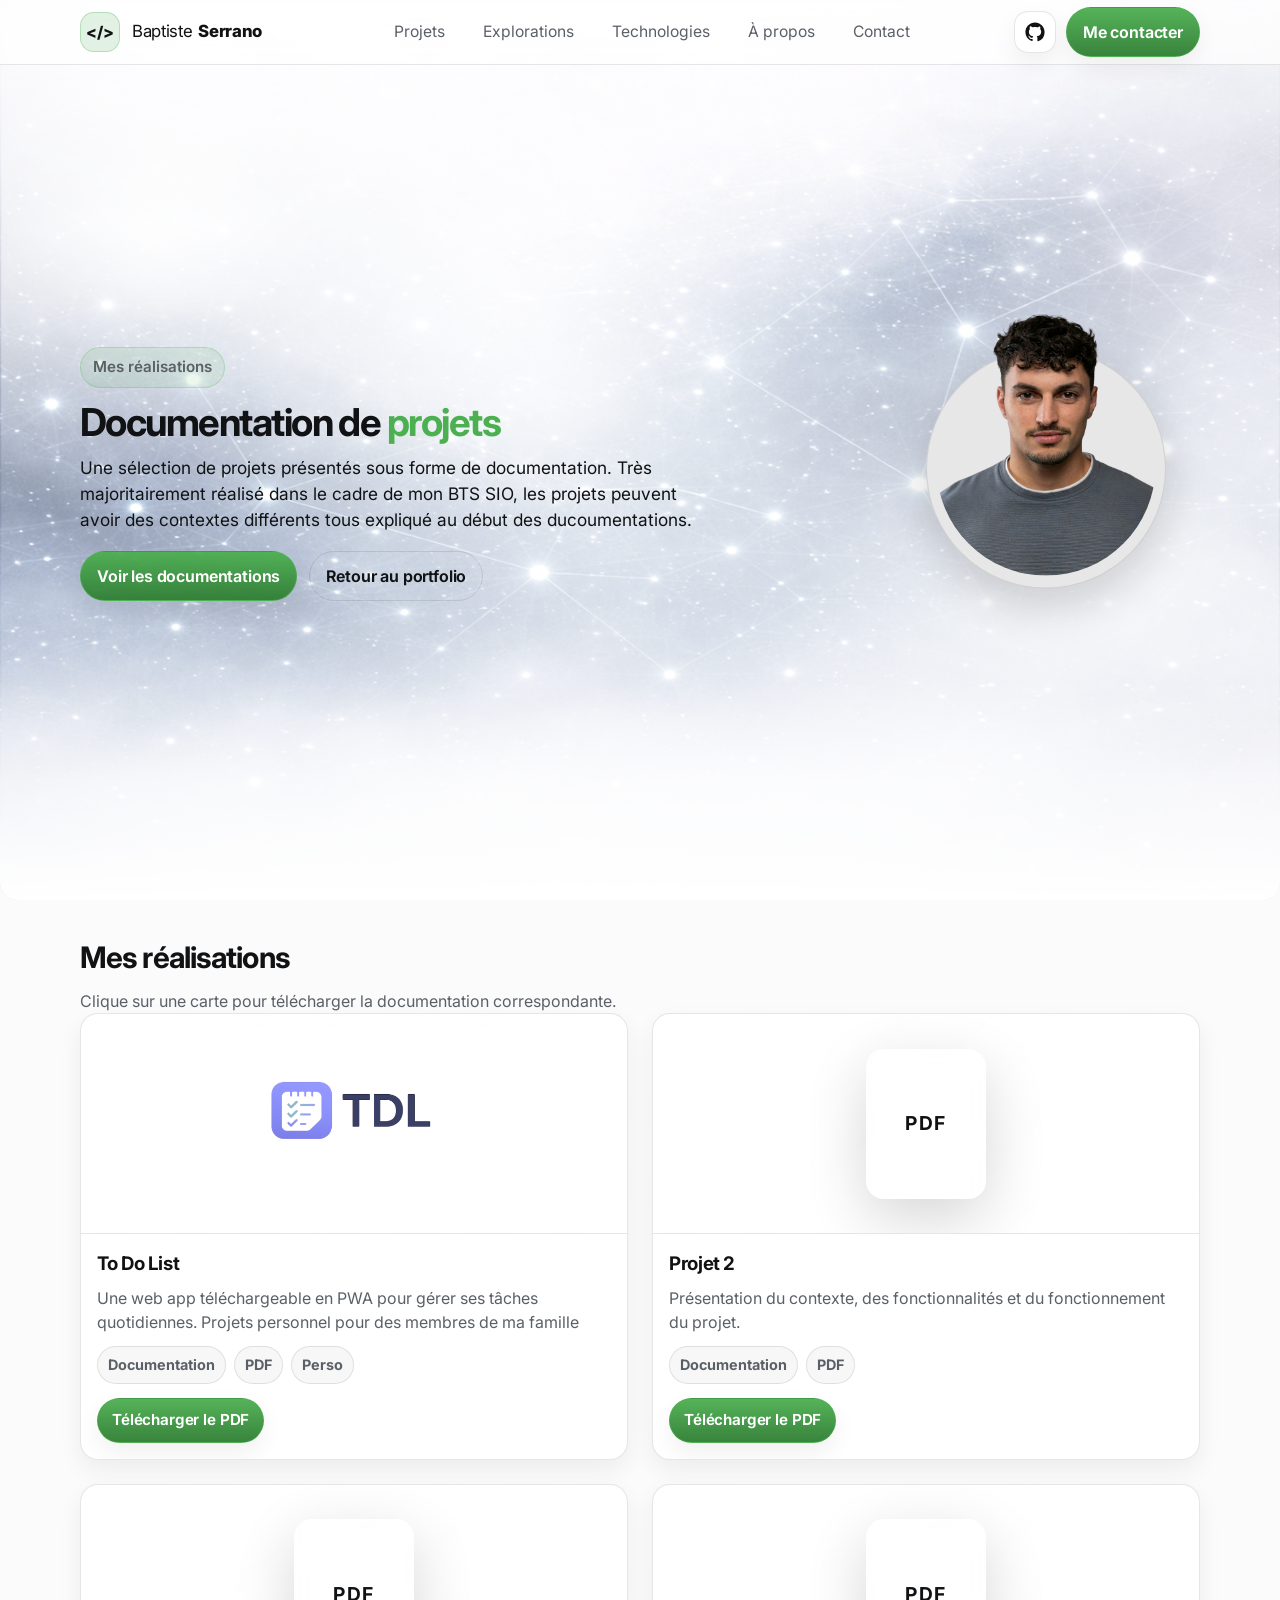
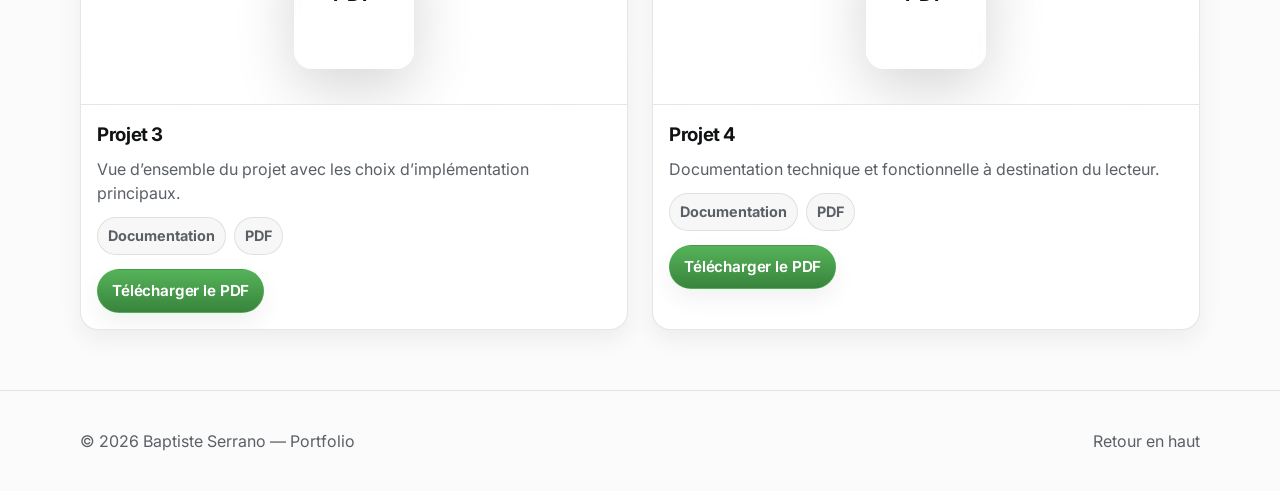
<file: real.html>
<!doctype html>
<html lang="fr">
  <head>
    <meta charset="UTF-8" />
    <meta name="viewport" content="width=device-width, initial-scale=1.0" />
    <meta
      name="description"
      content="Réalisations de Baptiste Serrano — documentation de projets à télécharger en PDF."
    />
    <title>Baptiste Serrano — Réalisations</title>

    <link rel="preconnect" href="https://fonts.googleapis.com" />
    <link rel="preconnect" href="https://fonts.gstatic.com" crossorigin />
    <link
      href="https://fonts.googleapis.com/css2?family=Inter:wght@400;500;600;700&display=swap"
      rel="stylesheet"
    />

    <link rel="stylesheet" href="css/base.css" />
    <link rel="stylesheet" href="css/slide.css" />
    <link rel="stylesheet" href="css/responsive.css" />
    <link rel="shortcut icon" href="assets/img/logo.png" />
    <link rel="apple-touch-icon" href="assets/img/logo.png" />
    <style>
      .docs-grid {
        display: grid;
        grid-template-columns: repeat(2, minmax(0, 1fr));
        gap: 24px;
      }

      .doc-card {
        overflow: hidden;
      }

      .doc-card .card-media {
        height: 220px;
        display: flex;
        align-items: center;
        justify-content: center;
        background:
          radial-gradient(
            circle at top,
            rgba(255, 255, 255, 0.14),
            transparent 45%
          ),
          linear-gradient(
            135deg,
            rgba(255, 255, 255, 0.06),
            rgba(255, 255, 255, 0.02)
          );
      }

      .doc-card .card-media img {
        width: 100%;
        height: 100%;
        object-fit: cover;
        border-radius: calc(var(--radius) - 8px);
      }

      .pdf-visual {
        width: 120px;
        height: 150px;
        border-radius: 18px;
        border: 1px solid rgba(255, 255, 255, 0.12);
        display: flex;
        align-items: center;
        justify-content: center;
        font-size: 1.2rem;
        font-weight: 700;
        letter-spacing: 0.08em;
        box-shadow: 0 20px 60px rgba(0, 0, 0, 0.16);
        backdrop-filter: blur(8px);
      }

      .page-intro {
        max-width: 760px;
      }

      @media (max-width: 820px) {
        .docs-grid {
          grid-template-columns: 1fr;
        }
      }
    </style>
  </head>

  <body data-theme="light">
    <a class="skip-link" href="#contenu">Aller au contenu</a>

    <header class="site-header">
      <div class="container header-inner">
        <a class="brand" href="index.html#top" aria-label="Retour à l'accueil">
          <span class="brand-mark" aria-hidden="true">&lt;/&gt;</span>
          <span class="brand-text">
            <span class="brand-name">Baptiste</span>
            <span class="brand-name strong">Serrano</span>
          </span>
        </a>

        <nav class="nav" aria-label="Navigation principale">
          <a href="index.html#projets">Projets</a>
          <a href="index.html#explorations">Explorations</a>
          <a href="index.html#stack">Technologies</a>
          <a href="index.html#apropos">À propos</a>
          <a href="index.html#contact">Contact</a>
        </nav>

        <div class="header-actions">
          <a
            class="icon-btn"
            href="https://github.com/baba-chicharitos"
            target="_blank"
            rel="noopener noreferrer"
            aria-label="Voir mon GitHub"
          >
            <svg
              xmlns="http://www.w3.org/2000/svg"
              viewBox="0 0 24 24"
              width="20"
              height="20"
              fill="currentColor"
              aria-hidden="true"
            >
              <path
                d="M12 .5C5.65.5.5 5.65.5 12c0 5.08 3.29 9.39 7.86 10.91.58.11.79-.25.79-.56 0-.28-.01-1.02-.02-2-3.2.7-3.88-1.54-3.88-1.54-.52-1.34-1.28-1.69-1.28-1.69-1.05-.72.08-.71.08-.71 1.16.08 1.77 1.2 1.77 1.2 1.03 1.77 2.7 1.26 3.36.96.1-.75.4-1.26.73-1.55-2.55-.29-5.23-1.28-5.23-5.68 0-1.25.45-2.28 1.19-3.08-.12-.29-.52-1.47.11-3.06 0 0 .97-.31 3.19 1.18A11.1 11.1 0 0 1 12 6.1c.98 0 1.97.13 2.89.38 2.22-1.5 3.19-1.18 3.19-1.18.63 1.59.23 2.77.11 3.06.74.8 1.19 1.83 1.19 3.08 0 4.41-2.69 5.39-5.25 5.67.41.36.78 1.08.78 2.18 0 1.57-.01 2.84-.01 3.23 0 .31.21.68.8.56A11.51 11.51 0 0 0 23.5 12C23.5 5.65 18.35.5 12 .5Z"
              />
            </svg>
          </a>

          <a class="btn btn-primary" href="index.html#contact">Me contacter</a>
        </div>

        <button
          class="burger"
          type="button"
          aria-label="Ouvrir le menu"
          aria-expanded="false"
        >
          <span></span><span></span><span></span>
        </button>
      </div>

      <div class="mobile-nav container" aria-hidden="true">
        <a href="index.html#projets">Projets</a>
        <a href="index.html#explorations">Explorations</a>
        <a href="index.html#stack">Technologies</a>
        <a href="index.html#apropos">À propos</a>
        <a href="index.html#contact">Contact</a>
      </div>
    </header>

    <main id="contenu">
      <section class="hero" id="top">
        <div class="container hero-grid">
          <div class="hero-copy z-index-10 page-intro">
            <p class="eyebrow z-index-10">Mes réalisations</p>
            <h1>
              Documentation de <span class="accent z-index-10">projets</span>
            </h1>
            <p class="lead z-index-10">
              Une sélection de projets présentés sous forme de documentation.
              Très majoritairement réalisé dans le cadre de mon BTS SIO, les
              projets peuvent avoir des contextes différents tous expliqué au
              début des ducoumentations.
            </p>
            <div class="hero-cta z-index-10">
              <a class="btn btn-primary z-index-10" href="#docs"
                >Voir les documentations</a
              >
              <a class="btn btn-ghost z-index-10" href="index.html"
                >Retour au portfolio</a
              >
            </div>
          </div>

          <div class="hero-visual" aria-label="Portrait de Baptiste Serrano">
            <div class="hero-background-visual">
              <img src="assets/img/etoile.png" alt="fond étoilé" />
            </div>
            <div class="profile-card">
              <div class="profile-photo-wrap">
                <img
                  class="profile-photo"
                  src="assets/img/moi.png"
                  alt="Photo de Baptiste Serrano"
                  loading="lazy"
                />
              </div>
            </div>
          </div>
        </div>
      </section>

      <section class="section z-index-10" id="docs">
        <div class="container z-index-10">
          <header class="section-head z-index-10">
            <h2 class="z-index-10">Mes réalisations</h2>
            <p class="sub z-index-10">
              Clique sur une carte pour télécharger la documentation
              correspondante.
            </p>
          </header>

          <div class="docs-grid z-index-10">
            <article class="card project-card doc-card z-index-10">
              <div class="card-media z-index-10">
                <img src="assets/img/tdlLogo.png" alt="tdlLogo" />
              </div>
              <div class="card-body z-index-10">
                <h3>To Do List</h3>
                <p class="muted z-index-10">
                  Une web app téléchargeable en PWA pour gérer ses tâches
                  quotidiennes. Projets personnel pour des membres de ma famille
                </p>
                <div class="tags z-index-10">
                  <span class="tag z-index-10">Documentation</span>
                  <span class="tag z-index-10">PDF</span>
                  <span class="tag z-index-10">Perso</span>
                </div>
                <div class="card-actions z-index-10">
                  <a
                    class="btn btn-primary btn-sm"
                    href="doc/pdf/TDL.pdf"
                    download
                    >Télécharger le PDF</a
                  >
                </div>
              </div>
            </article>

            <article class="card project-card doc-card z-index-10">
              <div class="card-media z-index-10">
                <div class="pdf-visual">PDF</div>
              </div>
              <div class="card-body z-index-10">
                <h3>Projet 2</h3>
                <p class="muted z-index-10">
                  Présentation du contexte, des fonctionnalités et du
                  fonctionnement du projet.
                </p>
                <div class="tags z-index-10">
                  <span class="tag z-index-10">Documentation</span>
                  <span class="tag z-index-10">PDF</span>
                </div>
                <div class="card-actions z-index-10">
                  <a
                    class="btn btn-primary btn-sm"
                    href="docs/projet-2.pdf"
                    download
                    >Télécharger le PDF</a
                  >
                </div>
              </div>
            </article>

            <article class="card project-card doc-card z-index-10">
              <div class="card-media z-index-10">
                <div class="pdf-visual">PDF</div>
              </div>
              <div class="card-body z-index-10">
                <h3>Projet 3</h3>
                <p class="muted z-index-10">
                  Vue d’ensemble du projet avec les choix d’implémentation
                  principaux.
                </p>
                <div class="tags z-index-10">
                  <span class="tag z-index-10">Documentation</span>
                  <span class="tag z-index-10">PDF</span>
                </div>
                <div class="card-actions z-index-10">
                  <a
                    class="btn btn-primary btn-sm"
                    href="docs/projet-3.pdf"
                    download
                    >Télécharger le PDF</a
                  >
                </div>
              </div>
            </article>

            <article class="card project-card doc-card z-index-10">
              <div class="card-media z-index-10">
                <div class="pdf-visual">PDF</div>
              </div>
              <div class="card-body z-index-10">
                <h3>Projet 4</h3>
                <p class="muted z-index-10">
                  Documentation technique et fonctionnelle à destination du
                  lecteur.
                </p>
                <div class="tags z-index-10">
                  <span class="tag z-index-10">Documentation</span>
                  <span class="tag z-index-10">PDF</span>
                </div>
                <div class="card-actions z-index-10">
                  <a
                    class="btn btn-primary btn-sm"
                    href="docs/projet-4.pdf"
                    download
                    >Télécharger le PDF</a
                  >
                </div>
              </div>
            </article>
          </div>
        </div>
      </section>
    </main>

    <footer class="site-footer">
      <div class="container footer-inner">
        <p class="muted">
          © <span id="year">2025</span> Baptiste Serrano — Portfolio
        </p>
        <a class="muted" href="#top">Retour en haut</a>
      </div>
    </footer>

    <script>
      document.addEventListener("DOMContentLoaded", () => {
        const burger = document.querySelector(".burger");
        const mobileNav = document.querySelector(".mobile-nav");
        const year = document.getElementById("year");

        if (year) {
          year.textContent = new Date().getFullYear();
        }

        if (burger && mobileNav) {
          burger.addEventListener("click", () => {
            const expanded = burger.getAttribute("aria-expanded") === "true";
            burger.setAttribute("aria-expanded", String(!expanded));
            mobileNav.style.display = expanded ? "none" : "flex";
            mobileNav.setAttribute("aria-hidden", String(expanded));
          });
        }
      });
    </script>
  </body>
</html>
</file>
<file: css/base.css>
/* =========================
   Base + Theme tokens
   ========================= */

:root {
  --font:
    "Inter", system-ui, -apple-system, Segoe UI, Roboto, Arial, sans-serif;

  /* Accent (vert propre, proche de ton CV) */
  --accent: #4caf50;
  --accent-2: #2e7d32;

  /* Light defaults */
  --bg: #fbfbfc;
  --bg-soft: #f3f4f6;
  --text: #101214;
  --muted: #5b6067;

  --card: #ffffff;
  --border: rgba(16, 18, 20, 0.1);

  --shadow: 0 12px 30px rgba(16, 18, 20, 0.08);
  --shadow-soft: 0 10px 24px rgba(16, 18, 20, 0.06);

  --radius: 18px;
  --radius-sm: 14px;

  --container: 1120px;

  --focus: 0 0 0 4px rgba(76, 175, 80, 0.25);
}

body[data-theme="dark"] {
  --bg: #0b0d10;
  --bg-soft: #10141a;
  --text: #e8edf4;
  --muted: #a6afbb;

  --card: #0f141b;
  --border: rgba(232, 237, 244, 0.12);

  --shadow: 0 16px 40px rgba(0, 0, 0, 0.35);
  --shadow-soft: 0 12px 28px rgba(0, 0, 0, 0.25);

  --focus: 0 0 0 4px rgba(76, 175, 80, 0.25);
}

/* =========================
   Reset minimal
   ========================= */

*,
*::before,
*::after {
  box-sizing: border-box;
}

html {
  scroll-behavior: smooth;
}

body {
  margin: 0;
  font-family: var(--font);
  color: var(--text);
  background:
    radial-gradient(
      1200px 600px at 75% 10%,
      rgba(76, 175, 80, 0.1),
      transparent 55%
    ),
    radial-gradient(
      900px 500px at 15% 0%,
      rgba(76, 175, 80, 0.07),
      transparent 55%
    ),
    var(--bg);
  line-height: 1.5;
  overflow-x: hidden;
}

img {
  max-width: 100%;
  display: block;
}

a {
  color: inherit;
  text-decoration: none;
}

strong {
  font-weight: 650;
}

::selection {
  background: rgba(76, 175, 80, 0.25);
}

/* =========================
   Utilities
   ========================= */

.container {
  width: min(var(--container), calc(100% - 40px));
  margin-inline: auto;
}

.spc-top {
  margin-top: 24px;
}

.muted {
  color: var(--muted);
}

.tiny {
  font-size: 0.9rem;
}

.accent {
  color: var(--accent);
}

.divider {
  height: 1px;
  background: var(--border);
  margin: 18px 0;
}

.skip-link {
  position: absolute;
  left: -999px;
  top: 10px;
  background: var(--card);
  color: var(--text);
  padding: 10px 14px;
  border-radius: 12px;
  border: 1px solid var(--border);
  box-shadow: var(--shadow-soft);
}
.skip-link:focus {
  left: 12px;
  outline: none;
  box-shadow: var(--focus), var(--shadow-soft);
}

/* =========================
   Header
   ========================= */

.site-header {
  position: sticky;
  top: 0;
  z-index: 50;
  border-bottom: 1px solid var(--border);
  background: rgba(255, 255, 255, 0.7);
  backdrop-filter: blur(10px);
}

body[data-theme="dark"] .site-header {
  background: rgba(11, 13, 16, 0.7);
}

.header-inner {
  display: flex;
  align-items: center;
  justify-content: space-between;
  gap: 14px;
  padding: 14px 0;
  height: 5vw;
}

.brand {
  display: flex;
  align-items: center;
  gap: 12px;
  min-width: 210px;
}

.brand-mark {
  width: 40px;
  height: 40px;
  border-radius: 14px;
  display: grid;
  place-items: center;
  background: rgba(76, 175, 80, 0.16);
  border: 1px solid rgba(76, 175, 80, 0.3);
  font-weight: 800;
}

.brand-text {
  display: flex;
  gap: 6px;
  font-size: 1.05rem;
  letter-spacing: -0.02em;
}
.brand-name.strong {
  font-weight: 800;
}

.nav {
  display: flex;
  gap: 18px;
  align-items: center;
}

.nav a {
  font-size: 0.98rem;
  color: var(--muted);
  padding: 10px 10px;
  border-radius: 12px;
}
.nav a:hover {
  background: rgba(16, 18, 20, 0.05);
  color: var(--text);
}
body[data-theme="dark"] .nav a:hover {
  background: rgba(232, 237, 244, 0.06);
}

.header-actions {
  display: flex;
  align-items: center;
  gap: 10px;
}

.icon-btn {
  width: 42px;
  height: 42px;
  border-radius: 14px;
  border: 1px solid var(--border);
  background: var(--card);
  box-shadow: var(--shadow-soft);
  display: grid;
  place-items: center;
  cursor: pointer;
}
.icon-btn:focus {
  outline: none;
  box-shadow: var(--focus), var(--shadow-soft);
}

.burger {
  display: none;
  width: 44px;
  height: 44px;
  border: 1px solid var(--border);
  background: var(--card);
  border-radius: 14px;
  box-shadow: var(--shadow-soft);
  cursor: pointer;
}
.burger span {
  display: block;
  height: 2px;
  width: 18px;
  margin: 4px auto;
  background: var(--text);
  opacity: 0.9;
}

.mobile-nav {
  display: none;
  padding: 0 0 14px 0;
}
.mobile-nav a {
  display: block;
  padding: 12px 12px;
  border-radius: 12px;
  color: var(--muted);
}
.mobile-nav a:hover {
  background: rgba(16, 18, 20, 0.05);
  color: var(--text);
}

/* =========================
   Buttons
   ========================= */

.btn {
  display: inline-flex;
  align-items: center;
  justify-content: center;
  gap: 10px;
  padding: 12px 16px;
  border-radius: 999px;
  border: 1px solid var(--border);
  background: var(--card);
  font-weight: 650;
  letter-spacing: -0.01em;
  box-shadow: var(--shadow-soft);
  transition:
    transform 120ms ease,
    box-shadow 120ms ease,
    background 120ms ease;
}
.btn:hover {
  transform: translateY(-1px);
  box-shadow: var(--shadow);
}
.btn:active {
  transform: translateY(0);
}

.btn-primary {
  background: linear-gradient(
    180deg,
    rgba(76, 175, 80, 0.95),
    rgba(46, 125, 50, 0.95)
  );
  border: 1px solid rgba(76, 175, 80, 0.5);
  color: white;
}

.btn-ghost {
  background: transparent;
  box-shadow: none;
}

.btn-sm {
  padding: 10px 14px;
  font-size: 0.95rem;
}

/* =========================
   Hero
   ========================= */

.hero {
  padding: 54px 0 28px 0;
  height: 90vh;
  display: flex;

  justify-content: center;
}

.hero-grid {
  display: grid;
  grid-template-columns: 1.2fr 0.9fr;
  gap: 28px;
  align-items: center;
}

.eyebrow {
  display: inline-block;
  color: var(--muted);
  background: rgba(76, 175, 80, 0.1);
  border: 1px solid rgba(76, 175, 80, 0.25);
  padding: 8px 12px;
  border-radius: 999px;
  margin: 0 0 14px 0;
  font-weight: 600;
  font-size: 0.95rem;
}

.hero h1 {
  margin: 0 0 12px 0;
  font-size: clamp(2.2rem, 3vw, 3.2rem);
  letter-spacing: -0.04em;
  line-height: 1.08;
}

.lead {
  margin: 0 0 18px 0;
  font-size: 1.08rem;
  color: var(--text);
}

.hero-cta {
  display: flex;
  gap: 12px;
  flex-wrap: wrap;
  margin: 18px 0 18px 0;
}

.chips {
  list-style: none;
  padding: 0;
  margin: 0;
  display: flex;
  flex-wrap: wrap;
  gap: 10px;
}

.chip {
  padding: 10px 12px;
  border-radius: 999px;
  border: 1px solid var(--border);
  background: var(--card);
  color: var(--muted);
  box-shadow: var(--shadow-soft);
  font-weight: 600;
  font-size: 0.95rem;
}

/* Hero visual */
.hero-visual .visual-card {
  background: var(--card);
  border: 1px solid var(--border);
  border-radius: var(--radius);
  box-shadow: var(--shadow);
  padding: 14px;
}

.visual-top {
  display: flex;
  justify-content: space-between;
  align-items: center;
  gap: 10px;
  margin-bottom: 12px;
}

.visual-badge {
  font-weight: 700;
  font-size: 0.92rem;
  color: var(--muted);
}

.visual-pill {
  padding: 8px 10px;
  border-radius: 999px;
  border: 1px solid var(--border);
  color: var(--muted);
  font-weight: 650;
  font-size: 0.92rem;
}

.visual-canvas {
  position: relative;
  height: 280px;
  border-radius: calc(var(--radius) - 8px);
  overflow: hidden;
  background:
    radial-gradient(
      700px 320px at 30% 10%,
      rgba(76, 175, 80, 0.18),
      transparent 55%
    ),
    radial-gradient(
      600px 280px at 90% 80%,
      rgba(76, 175, 80, 0.12),
      transparent 60%
    ),
    var(--bg-soft);
  border: 1px solid var(--border);
}

.grid-glow {
  position: absolute;
  inset: 0;
  background-image:
    linear-gradient(
      to right,
      rgba(255, 255, 255, 0) 0%,
      rgba(255, 255, 255, 0) 100%
    ),
    linear-gradient(rgba(16, 18, 20, 0.06) 1px, transparent 1px),
    linear-gradient(90deg, rgba(16, 18, 20, 0.06) 1px, transparent 1px);
  background-size:
    100% 100%,
    34px 34px,
    34px 34px;
  opacity: 0.9;
  mix-blend-mode: multiply;
}
body[data-theme="dark"] .grid-glow {
  background-image:
    linear-gradient(
      to right,
      rgba(255, 255, 255, 0) 0%,
      rgba(255, 255, 255, 0) 100%
    ),
    linear-gradient(rgba(232, 237, 244, 0.08) 1px, transparent 1px),
    linear-gradient(90deg, rgba(232, 237, 244, 0.08) 1px, transparent 1px);
  mix-blend-mode: screen;
  opacity: 0.55;
}

.visual-caption {
  margin: 12px 2px 0 2px;
  color: var(--muted);
  font-size: 0.95rem;
}

/* =========================
   Sections + Cards
   ========================= */

.section {
  padding: 60px 0;
  z-index: 10;
}

.section-soft {
  background: rgba(16, 18, 20, 0.03);
  border-top: 1px solid var(--border);
  border-bottom: 1px solid var(--border);
}
body[data-theme="dark"] .section-soft {
  background: rgba(232, 237, 244, 0.04);
}

.section-head h2 {
  margin: 0;
  font-size: 1.85rem;
  letter-spacing: -0.03em;
}

.sub {
  margin: 10px 0 0 0;
  color: var(--muted);
  max-width: 72ch;
}

.grid {
  display: grid;
  gap: 16px;
  margin-top: 22px;
}

.cards-3 {
  grid-template-columns: repeat(3, 1fr);
}

.card {
  background: var(--card);
  border: 1px solid var(--border);
  border-radius: var(--radius);
  box-shadow: var(--shadow-soft);
  overflow: hidden;
}

.card-body {
  padding: 16px;
}

.card-media {
  padding: 14px;
  border-bottom: 1px solid var(--border);
  background: var(--bg-soft);
}

/* Uniformise la hauteur de la zone image des cards */
.project-card .card-media {
  height: 220px;
  display: flex;
  align-items: center;
  justify-content: center;
  overflow: hidden;
}

.project-card .card-media img {
  width: 100%;
  height: 100%;
  object-fit: cover;
  border-radius: calc(var(--radius) - 8px);
}

.media-placeholder {
  height: 138px;
  border-radius: calc(var(--radius) - 8px);
  border: 1px dashed rgba(16, 18, 20, 0.18);
  display: grid;
  place-items: center;
  color: var(--muted);
  font-weight: 700;
}
body[data-theme="dark"] .media-placeholder {
  border: 1px dashed rgba(232, 237, 244, 0.18);
}

.media-placeholder.subtle {
  background: rgba(76, 175, 80, 0.08);
  border: 1px dashed rgba(76, 175, 80, 0.25);
}

.tags {
  display: flex;
  flex-wrap: wrap;
  gap: 8px;
  margin: 12px 0 14px 0;
}

.tag {
  font-size: 0.9rem;
  font-weight: 700;
  color: var(--muted);
  border: 1px solid var(--border);
  background: rgba(16, 18, 20, 0.03);
  padding: 7px 10px;
  border-radius: 999px;
}
body[data-theme="dark"] .tag {
  background: rgba(232, 237, 244, 0.06);
}

.tag.ghost {
  border-color: rgba(76, 175, 80, 0.35);
  background: rgba(76, 175, 80, 0.1);
}

.card-actions {
  display: flex;
  gap: 10px;
  flex-wrap: wrap;
}

.project-card h3 {
  margin: 0 0 8px 0;
  letter-spacing: -0.02em;
}

.project-card p {
  margin: 0;
}

.teaser .btn {
  box-shadow: none;
}

/* Mini cards (explorations) */
.mini-card {
  padding: 16px;
}
.mini-head {
  display: flex;
  justify-content: space-between;
  align-items: center;
  gap: 12px;
  margin-bottom: 10px;
}
.mini-card h3 {
  margin: 0;
  font-size: 1.1rem;
  letter-spacing: -0.02em;
}
.pill {
  padding: 8px 10px;
  border-radius: 999px;
  border: 1px solid var(--border);
  color: var(--muted);
  font-weight: 750;
  font-size: 0.9rem;
  background: rgba(16, 18, 20, 0.02);
}
body[data-theme="dark"] .pill {
  background: rgba(232, 237, 244, 0.05);
}

/* =========================
   Stack + About + Contact
   ========================= */

.stack-grid {
  margin-top: 22px;
  display: grid;
  gap: 16px;
  grid-template-columns: repeat(3, 1fr);
}

.stack-card {
  padding: 16px;
}

.stack-card h3 {
  margin: 0 0 10px 0;
  letter-spacing: -0.02em;
}

.list {
  list-style: none;
  padding: 0;
  margin: 0;
  display: grid;
  gap: 10px;
}

.ok,
.learn {
  display: inline-grid;
  place-items: center;
  width: 22px;
  height: 22px;
  border-radius: 8px;
  margin-right: 8px;
  font-weight: 900;
}

.ok {
  background: rgba(76, 175, 80, 0.14);
  border: 1px solid rgba(76, 175, 80, 0.3);
}
.learn {
  background: rgba(16, 18, 20, 0.05);
  border: 1px solid var(--border);
}
body[data-theme="dark"] .learn {
  background: rgba(232, 237, 244, 0.06);
}

.about-grid {
  margin-top: 22px;
  display: grid;
  gap: 16px;
  grid-template-columns: 1fr 1fr;
}

.about-card {
  padding: 16px;
}

.about-badges {
  display: flex;
  gap: 10px;
  flex-wrap: wrap;
  margin-top: 14px;
}

.badge {
  padding: 10px 12px;
  border-radius: 999px;
  border: 1px solid rgba(76, 175, 80, 0.3);
  background: rgba(76, 175, 80, 0.1);
  color: var(--muted);
  font-weight: 750;
}

.contact-grid {
  margin-top: 22px;
  display: grid;
  gap: 16px;
  grid-template-columns: 1.2fr 0.8fr;
}

.form {
  padding: 16px;
}

.field {
  display: grid;
  gap: 8px;
  margin-bottom: 12px;
}

label {
  font-weight: 750;
  color: var(--text);
  letter-spacing: -0.01em;
}

input,
select,
textarea {
  width: 100%;
  padding: 12px 12px;
  border-radius: 14px;
  border: 1px solid var(--border);
  background: var(--bg);
  color: var(--text);
  font-family: var(--font);
  box-shadow: inset 0 1px 0 rgba(16, 18, 20, 0.03);
}

input:focus,
select:focus,
textarea:focus {
  outline: none;
  box-shadow: var(--focus);
  border-color: rgba(76, 175, 80, 0.55);
}

.contact-side {
  padding: 16px;
}

.contact-list {
  list-style: none;
  padding: 0;
  margin: 12px 0 0 0;
  display: grid;
  gap: 10px;
}

.contact-list .k {
  display: inline-block;
  min-width: 70px;
  color: var(--muted);
  font-weight: 750;
}

.contact-list a {
  color: var(--text);
  text-decoration: underline;
  text-decoration-color: rgba(76, 175, 80, 0.45);
  text-underline-offset: 4px;
}

/* =========================
   Footer
   ========================= */

.site-footer {
  border-top: 1px solid var(--border);
  padding: 22px 0;
}

.footer-inner {
  display: flex;
  align-items: center;
  justify-content: space-between;
  gap: 14px;
}

/* =========================
   Hero portrait (fond étoilé + photo ronde)
   ========================= */

.profile-card {
  position: relative;
  height: 340px;
  min-height: 340px;

  /* IMPORTANT : plus de cadre */
  background: transparent;
  border: none;
  box-shadow: none;

  /* on garde overflow visible pour laisser respirer */
  overflow: visible;

  /* Pour passer au-dessus du fond étoilé */
  z-index: 1;
}

/* Cercle */
.profile-photo-wrap {
  position: absolute;
  right: 34px;
  top: 50%;
  transform: translateY(-56%);
  z-index: 1;

  width: 240px;
  height: 240px;
  border-radius: 999px;

  padding: 8px;
  background: rgb(231, 231, 231);
  border: 1px solid rgba(16, 18, 20, 0.1);
  box-shadow: 0 18px 44px rgba(16, 18, 20, 0.18);
}

/* Image : on la remonte pour que la tête "dépasse" */
.profile-photo {
  position: absolute;
  left: 50%;
  top: -45%;
  transform: translateX(-50%);
  width: 92%;
  height: 140%;

  border-radius: 999px; /* pas obligatoire mais ok */
  object-fit: cover;
  display: block;
}

/* Petit texte optionnel */
.profile-caption {
  position: absolute;
  left: 18px;
  right: 18px;
  bottom: 16px;
  z-index: 1;

  margin: 0;
  color: var(--muted);
  font-size: 0.95rem;
}

.hero-background-visual {
  position: absolute;
  width: 100vw;
  height: 100vh;
  top: 0;
  left: 0;
  z-index: 0;
  pointer-events: none;
  display: inline-block;
  overflow: hidden;
  border-radius: 18px;
}

.hero-background-visual img {
  position: relative;
  width: 100%;
  height: 100%;
  top: 0;
  left: 0;
  display: block;
  z-index: 0;
}

.hero-background-visual::after {
  content: "";
  position: absolute;
  inset: 0;
  pointer-events: none;

  background:
    radial-gradient(
      820px 460px at 12% 26%,
      rgba(255, 255, 255, 0.92),
      transparent 62%
    ),
    radial-gradient(
      620px 380px at 42% 44%,
      rgba(255, 255, 255, 0.72),
      transparent 60%
    ),
    radial-gradient(
      760px 520px at 84% 62%,
      rgba(255, 255, 255, 0.86),
      transparent 64%
    ),
    radial-gradient(
      980px 560px at 40% 86%,
      rgba(255, 255, 255, 0.55),
      transparent 72%
    ),
    linear-gradient(180deg, rgba(255, 255, 255, 0.4), rgba(255, 255, 255, 0.15));

  filter: blur(0.8px);
  mix-blend-mode: screen; /* optionnel: rend l'effet plus "fusionné" */
  opacity: 1;
}

.hero-background-visual::before {
  content: "";
  position: absolute;
  left: 0;
  right: 0;
  bottom: 0;

  height: 220px; /* ajuste si besoin */
  pointer-events: none;

  background: linear-gradient(
    to bottom,
    rgba(255, 255, 255, 0) 0%,
    rgba(255, 255, 255, 0.65) 45%,
    rgba(255, 255, 255, 1) 100%
  );

  z-index: 2;
}

.z-index-10 {
  z-index: 10;
}

.hourglass-viewer {
  width: 100%;
  aspect-ratio: 16 / 9;
  border-radius: 16px;
  overflow: hidden;
  background: #f2f3f5;
  border: 1px solid rgba(16, 18, 20, 0.08);
}

.toast {
  position: fixed;
  top: 24px;
  right: 24px;
  z-index: 9999;
  opacity: 0;
  transform: translateY(-20px) scale(0.98);
  pointer-events: none;
  transition:
    opacity 0.35s ease,
    transform 0.35s ease;
}

.toast.show {
  opacity: 1;
  transform: translateY(0) scale(1);
  pointer-events: auto;
}

.toast-content {
  display: flex;
  align-items: flex-start;
  gap: 14px;
  min-width: 320px;
  max-width: 420px;
  padding: 16px 18px;
  border-radius: 18px;
  background: rgba(18, 18, 18, 0.92);
  color: #fff;
  box-shadow: 0 16px 40px rgba(0, 0, 0, 0.28);
  backdrop-filter: blur(10px);
  border: 1px solid rgba(255, 255, 255, 0.08);
}

.toast-icon {
  display: flex;
  align-items: center;
  justify-content: center;
  min-width: 36px;
  width: 36px;
  height: 36px;
  border-radius: 999px;
  font-weight: 700;
  background: linear-gradient(135deg, #22c55e, #16a34a);
  color: white;
}

.toast-text strong {
  display: block;
  margin-bottom: 4px;
  font-size: 0.98rem;
}

.toast-text p {
  margin: 0;
  font-size: 0.92rem;
  line-height: 1.45;
  color: rgba(255, 255, 255, 0.82);
}

.toast-close {
  margin-left: auto;
  border: none;
  background: transparent;
  color: rgba(255, 255, 255, 0.75);
  font-size: 1.4rem;
  cursor: pointer;
  line-height: 1;
}

.toast-close:hover {
  color: white;
}

@media (max-width: 640px) {
  .toast {
    top: 16px;
    right: 16px;
    left: 16px;
  }

  .toast-content {
    min-width: auto;
    max-width: none;
    width: 100%;
  }
}
</file>
<file: css/slide.css>
.img {
  width: 30vw;
  height: 35vw;
  position: absolute;
  top: 50%;
  left: 50%;
  transform: translate(-50%, -50%);

  border-radius: 2%;
  transition: 500ms;
}

#photo1 {
  background: url("../assets/img/api.png"),
    radial-gradient(
      600px circle at 20% 10%,
      rgba(255, 255, 255, 0.28),
      transparent 55%
    ),
    linear-gradient(135deg, #1a0b12 0%, #6d1632 40%, #e11d48 75%, #ffd1b8 100%);

  background-repeat: no-repeat;

  background-size: contain; /* au lieu de cover */
}

#photo2 {
  background: url("../assets/img/back.png"),
    radial-gradient(
      600px circle at 20% 10%,
      rgba(255, 255, 255, 0.28),
      transparent 55%
    ),
    linear-gradient(135deg, #06130d 0%, #0b3b2a 38%, #16a34a 72%, #a7f3d0 100%);
  background-size: cover;
  background-position: center;
}

#photo3 {
  background: url("../assets/img/front.png"),
    radial-gradient(
      600px circle at 20% 10%,
      rgba(255, 255, 255, 0.28),
      transparent 55%
    ),
    linear-gradient(135deg, #0b1b4a 0%, #1d4ed8 38%, #38bdf8 72%, #e0f2fe 100%);
  background-size: cover;
  background-position: center;
}

#photo4 {
  background: url("../assets/img/framework.png"),
    radial-gradient(
      600px circle at 20% 10%,
      rgba(255, 255, 255, 0.28),
      transparent 55%
    ),
    linear-gradient(135deg, #050607 0%, #0b1220 45%, #111827 78%, #1f2937 100%);
  background-size: cover;
  background-position: center;
}

#photo5 {
  background: url("../assets/img/bdd.png"),
    radial-gradient(
      600px circle at 20% 10%,
      rgba(255, 255, 255, 0.28),
      transparent 55%
    ),
    linear-gradient(135deg, #1a110b 0%, #7a4e2b 40%, #d4a373 75%, #fff1e6 100%);
  background-size: cover;
  background-position: center;
}

.contentCard {
  position: relative;
  height: 80vh;
  width: 100vw;
  display: grid;
  grid-template-columns: repeat(9, 1fr);
  grid-template-rows: repeat(3, 1fr);
}

.left {
  grid-column: 3 / 5;
  grid-row: 2/3;
  align-self: center;
  justify-self: center;
  width: 2vw;
  height: auto;
  z-index: 5000;
  fill: #ffff;

  transition: 1000ms;
  cursor: pointer;
}

.right {
  grid-column: 6 / 8;
  grid-row: 2/3;
  align-self: center;
  justify-self: center;
  width: 2vw;
  height: auto;
  z-index: 5000;
  fill: #ffff;

  opacity: 0.95;
  transition: 1000ms;
  cursor: pointer;
}

.left,
.right {
  filter: drop-shadow(0 22px 34px rgba(0, 0, 0, 0.45))
    drop-shadow(0 10px 16px rgba(0, 0, 0, 0.32))
    drop-shadow(0 2px 0 rgba(0, 0, 0, 0.7));
}

.droite4 {
  transform: translate(-175%, -38%) rotateZ(-31deg) scale(0.6);
  z-index: 1;
}

.droite3 {
  transform: translate(-150%, -45%) rotateZ(-25deg) scale(0.7);
  z-index: 3;
}

.droite2 {
  transform: translate(-120%, -49%) rotateZ(-15deg) scale(0.8);
  z-index: 5;
}

.droite1 {
  transform: translate(-90%, -50%) rotateZ(-6deg) scale(0.9);
  z-index: 10;
}

.centre {
  transform: translate(-50%, -50%) rotateZ(0deg) scale(1);
  z-index: 20;
}

.gauche1 {
  transform: translate(-10%, -50%) rotateZ(6deg) scale(0.9);
  z-index: 10;
}

.gauche2 {
  transform: translate(20%, -49%) rotateZ(15deg) scale(0.8);
  z-index: 5;
}

.gauche3 {
  transform: translate(50%, -45%) rotateZ(25deg) scale(0.7);
  z-index: 3;
}

.gauche4 {
  transform: translate(80%, -38%) rotateZ(31deg) scale(0.6);
  z-index: 1;
}

.point {
  grid-column: 4/7;
  grid-row: 3/4;
  width: 50%;
  z-index: 500;
  display: flex;
  align-items: center;
  justify-content: space-around;
  align-self: center;
  justify-self: center;
}

.po {
  width: 1vw;
  height: 1vw;
  border-radius: 100%;
  background-color: transparent;
  transition: 500ms;
}

.grand {
  scale: 2;
}
</file>
<file: css/responsive.css>
/* ========================================
   Responsive overrides
   À lier après base.css et slide.css
   ======================================== */

/* Large tablets / small laptops */
@media (max-width: 1100px) {
  .header-inner {
    height: auto;
    min-height: 76px;
    padding: 12px 0;
    flex-wrap: wrap;
  }

  .nav {
    gap: 8px;
    flex-wrap: wrap;
    justify-content: center;
  }

  .hero {
    height: auto;
    min-height: auto;
    padding: 40px 0 32px;
  }

  .hero-grid,
  .contact-grid {
    grid-template-columns: 1fr;
  }

  .cards-3,
  .stack-grid,
  .about-grid,
  .docs-grid {
    grid-template-columns: repeat(2, minmax(0, 1fr));
  }

  .profile-card {
    height: 300px;
    min-height: 300px;
  }

  .profile-photo-wrap {
    right: 50%;
    top: 52%;
    transform: translate(50%, -50%);
  }

  .hero-background-visual {
    height: 100%;
  }

  .contentCard {
    height: 62vh;
    min-height: 520px;
  }

  .img {
    width: 36vw;
    height: 42vw;
  }

  .left,
  .right {
    width: 26px;
  }

  .po {
    width: 12px;
    height: 12px;
  }
}

/* Tablets */
@media (max-width: 900px) {
  .container {
    width: min(var(--container), calc(100% - 28px));
  }

  .site-header {
    position: sticky;
  }

  .header-inner {
    align-items: center;
  }

  .brand {
    min-width: 0;
    flex: 1;
  }

  .brand-text {
    flex-wrap: wrap;
    row-gap: 0;
    font-size: 0.98rem;
  }

  .nav,
  .header-actions {
    display: none;
  }

  .burger {
    display: none;
  }

  .mobile-nav {
    display: flex;
    gap: 10px;
    overflow-x: auto;
    padding: 0 0 14px 0;
    scrollbar-width: none;
  }

  .mobile-nav::-webkit-scrollbar {
    display: none;
  }

  .mobile-nav a {
    white-space: nowrap;
    border: 1px solid var(--border);
    background: var(--card);
    box-shadow: var(--shadow-soft);
    flex: 0 0 auto;
  }

  .hero-grid {
    gap: 10px;
  }

  .hero-copy {
    order: 2;
    text-align: center;
  }

  .hero-visual {
    order: 1;
  }

  .eyebrow {
    font-size: 0.88rem;
  }

  .hero h1 {
    font-size: clamp(2rem, 7vw, 3rem);
  }

  .lead {
    font-size: 1rem;
  }

  .hero-cta,
  .chips,
  .card-actions,
  .about-badges,
  .footer-inner {
    justify-content: center;
  }

  .section {
    padding: 48px 0;
  }

  .section-head h2 {
    font-size: 1.65rem;
  }

  .sub {
    max-width: 100%;
  }

  .cards-3,
  .stack-grid,
  .about-grid,
  .docs-grid {
    grid-template-columns: 1fr;
  }

  .project-card .card-media,
  .doc-card .card-media {
    height: 200px;
  }

  .profile-card {
    height: 270px;
    min-height: 270px;
  }

  .profile-photo-wrap {
    width: 200px;
    height: 200px;
  }

  .profile-photo {
    top: -36%;
    height: 132%;
  }

  .contact-side,
  .form,
  .card-body,
  .stack-card,
  .about-card,
  .mini-card {
    padding: 14px;
  }

  .contentCard {
    height: 56vh;
    min-height: 420px;
  }

  .img {
    width: 44vw;
    height: 52vw;
  }

  .point {
    width: 62%;
  }

  .left {
    grid-column: 2 / 3;
  }

  .right {
    grid-column: 8 / 9;
  }
}

/* Phones */
@media (max-width: 640px) {
  html {
    font-size: 15px;
  }

  .container {
    width: calc(100% - 24px);
  }

  .site-header {
    backdrop-filter: blur(12px);
  }

  .header-inner {
    min-height: 68px;
    gap: 10px;
  }

  .brand-mark {
    width: 36px;
    height: 36px;
    border-radius: 12px;
    font-size: 0.95rem;
  }

  .brand-text {
    font-size: 0.92rem;
    gap: 4px;
  }

  .hero {
    padding: 24px 0 20px;
  }

  .hero-grid {
    gap: 0;
  }

  .hero-copy {
    text-align: left;
  }

  .hero-cta,
  .chips,
  .card-actions,
  .about-badges,
  .footer-inner {
    justify-content: flex-start;
  }

  .hero-cta .btn,
  .card-actions .btn,
  .form .btn {
    width: 100%;
  }

  .chips {
    gap: 8px;
  }

  .chip,
  .tag,
  .badge,
  .pill {
    font-size: 0.84rem;
    padding: 8px 10px;
  }

  .section {
    padding: 40px 0;
  }

  .section-head h2 {
    font-size: 1.45rem;
  }

  .project-card .card-media,
  .doc-card .card-media {
    height: 180px;
    padding: 10px;
  }

  .card-media {
    padding: 10px;
  }

  .card-body {
    padding: 12px;
  }

  .profile-card {
    height: 220px;
    min-height: 220px;
  }

  .profile-photo-wrap {
    width: 160px;
    height: 160px;
    padding: 6px;
  }

  .profile-photo {
    top: -28%;
    width: 95%;
    height: 122%;
  }

  .hero-background-visual {
    border-radius: 0;
  }

  .hero-background-visual::after {
    opacity: 0.8;
  }

  .hero-background-visual::before {
    height: 140px;
  }

  .contact-list .k {
    min-width: 58px;
  }

  input,
  select,
  textarea,
  .btn {
    font-size: 16px;
  }

  .footer-inner {
    flex-direction: column;
    align-items: flex-start;
  }

  .pdf-visual {
    width: 96px;
    height: 124px;
    font-size: 1rem;
  }

  .contentCard {
    height: 360px;
    min-height: 360px;
    grid-template-columns: 32px 1fr 1fr 1fr 1fr 1fr 1fr 32px;
  }

  .img {
    width: 58vw;
    height: 72vw;
    max-width: 280px;
    max-height: 340px;
  }

  .left,
  .right {
    width: 18px;
  }

  .left {
    grid-column: 1 / 2;
  }

  .right {
    grid-column: 8 / 9;
  }

  .point {
    grid-column: 2 / 8;
    width: 72%;
  }

  .po {
    width: 10px;
    height: 10px;
  }

  .droite4 {
    transform: translate(-132%, -38%) rotateZ(-22deg) scale(0.48);
  }

  .droite3 {
    transform: translate(-118%, -42%) rotateZ(-18deg) scale(0.58);
  }

  .droite2 {
    transform: translate(-98%, -46%) rotateZ(-12deg) scale(0.68);
  }

  .droite1 {
    transform: translate(-74%, -49%) rotateZ(-6deg) scale(0.82);
  }

  .centre {
    transform: translate(-50%, -50%) rotateZ(0deg) scale(0.92);
  }

  .gauche1 {
    transform: translate(-26%, -49%) rotateZ(6deg) scale(0.82);
  }

  .gauche2 {
    transform: translate(-4%, -46%) rotateZ(12deg) scale(0.68);
  }

  .gauche3 {
    transform: translate(16%, -42%) rotateZ(18deg) scale(0.58);
  }

  .gauche4 {
    transform: translate(30%, -38%) rotateZ(22deg) scale(0.48);
  }
}

/* Very small phones */
@media (max-width: 400px) {
  .brand-text {
    display: none;
  }

  .hero h1 {
    font-size: 1.85rem;
  }

  .lead {
    font-size: 0.96rem;
  }

  .profile-card {
    height: 190px;
    min-height: 190px;
  }

  .profile-photo-wrap {
    width: 138px;
    height: 138px;
  }

  .chip,
  .tag,
  .badge {
    width: 100%;
    justify-content: center;
    text-align: center;
  }

  .contentCard {
    height: 320px;
    min-height: 320px;
  }

  .img {
    width: 62vw;
    height: 78vw;
  }
}
</file>
